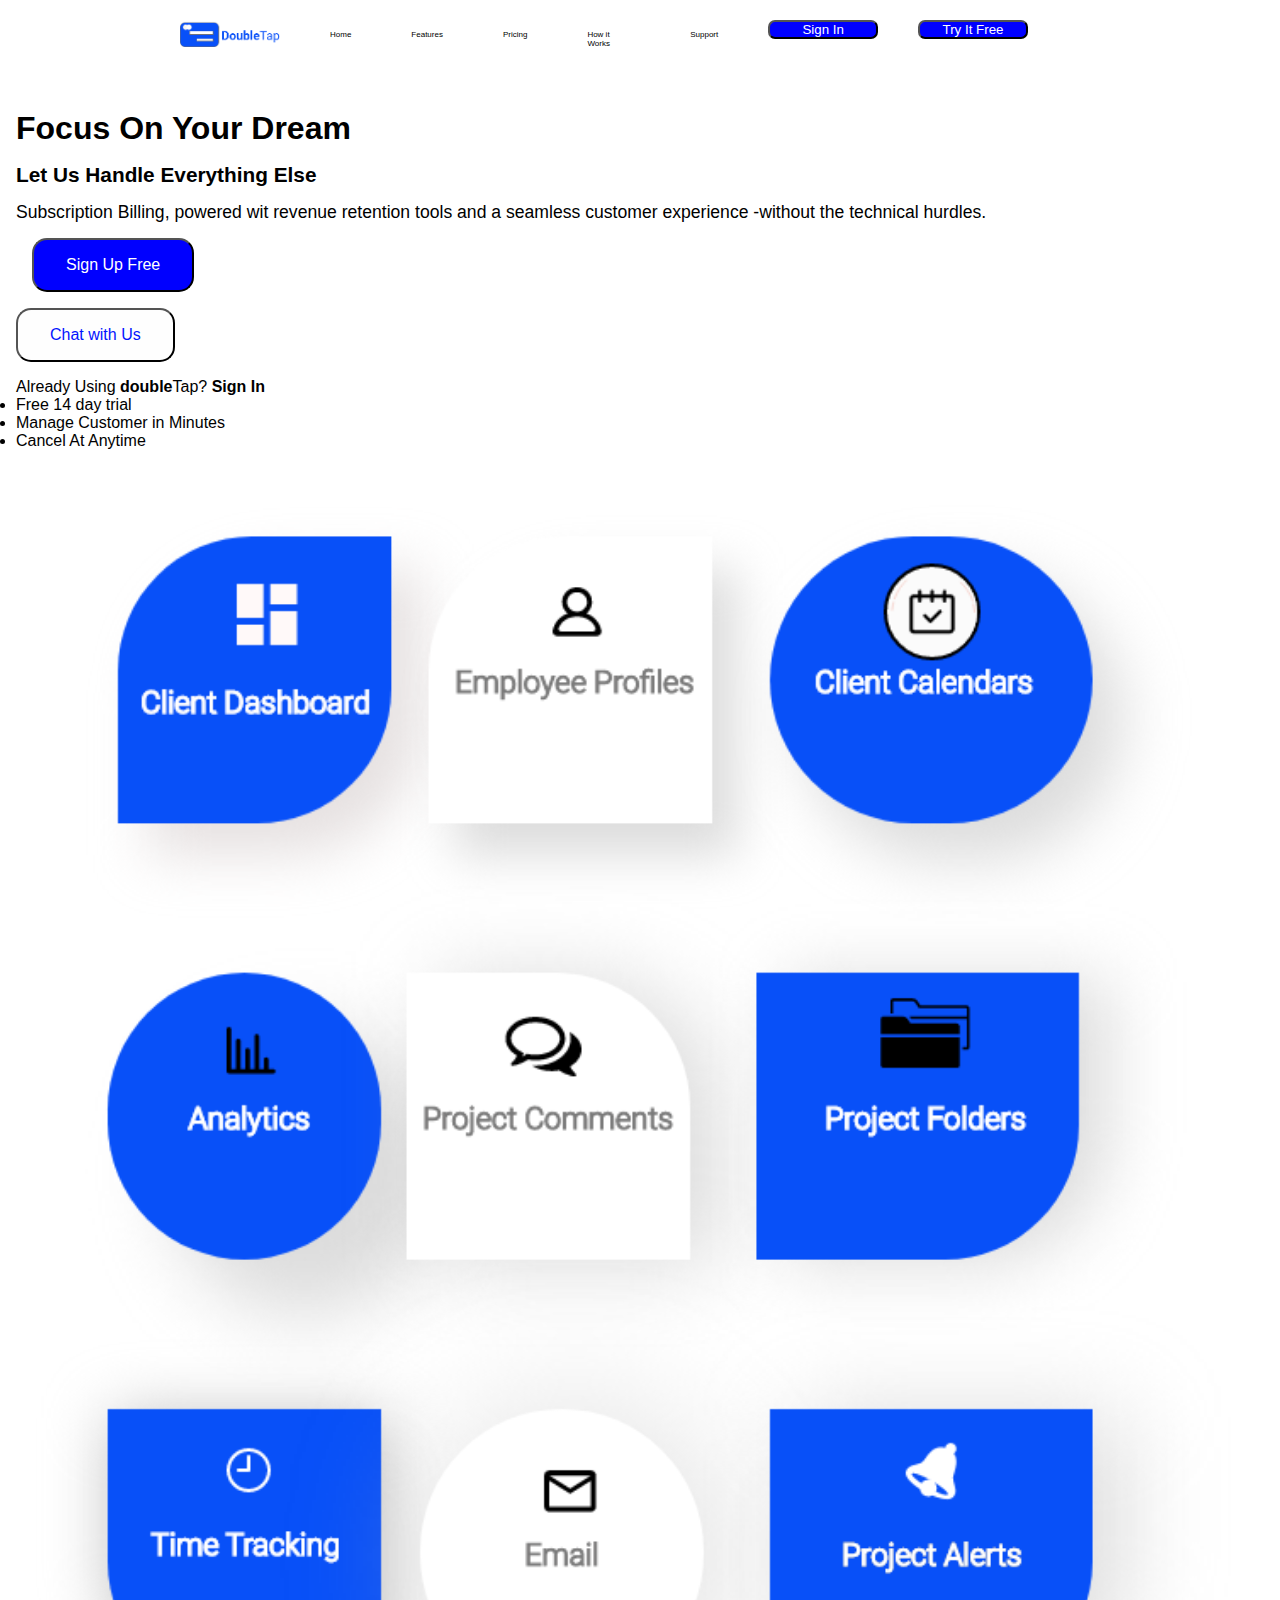
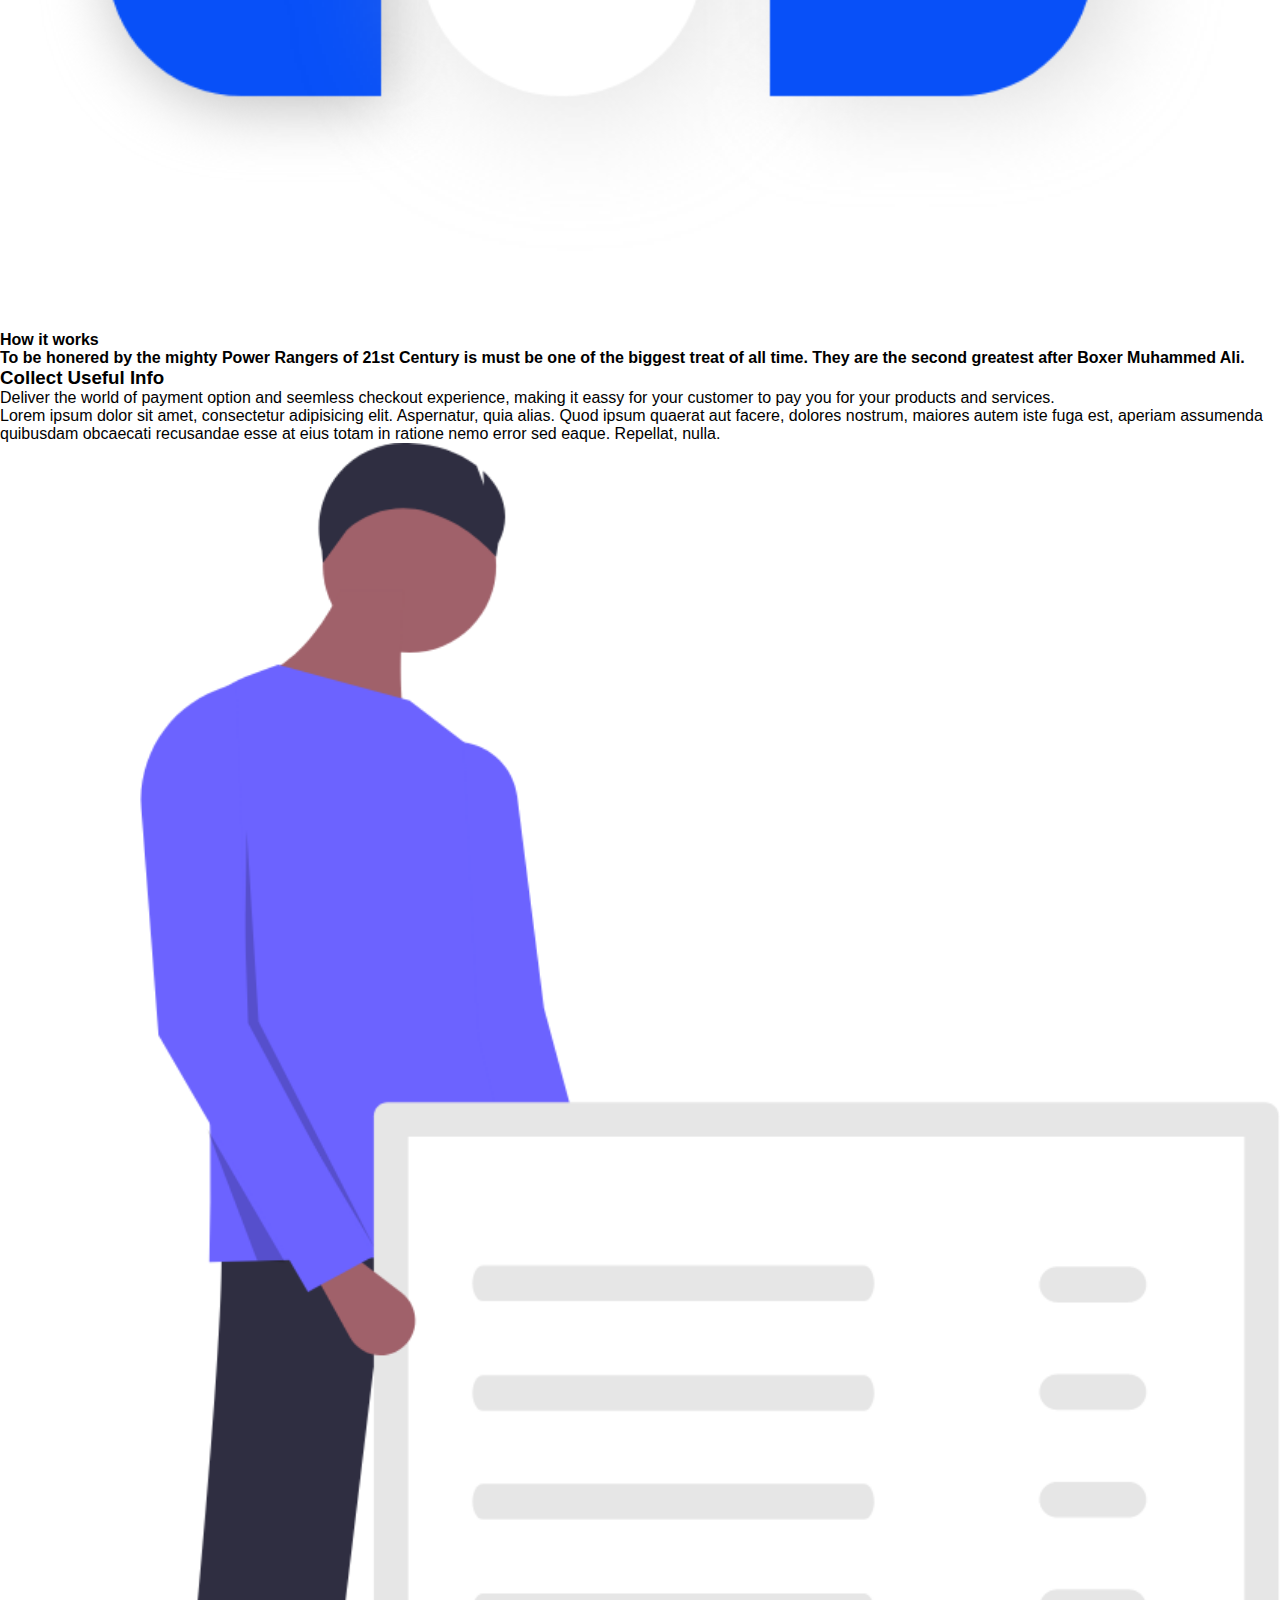
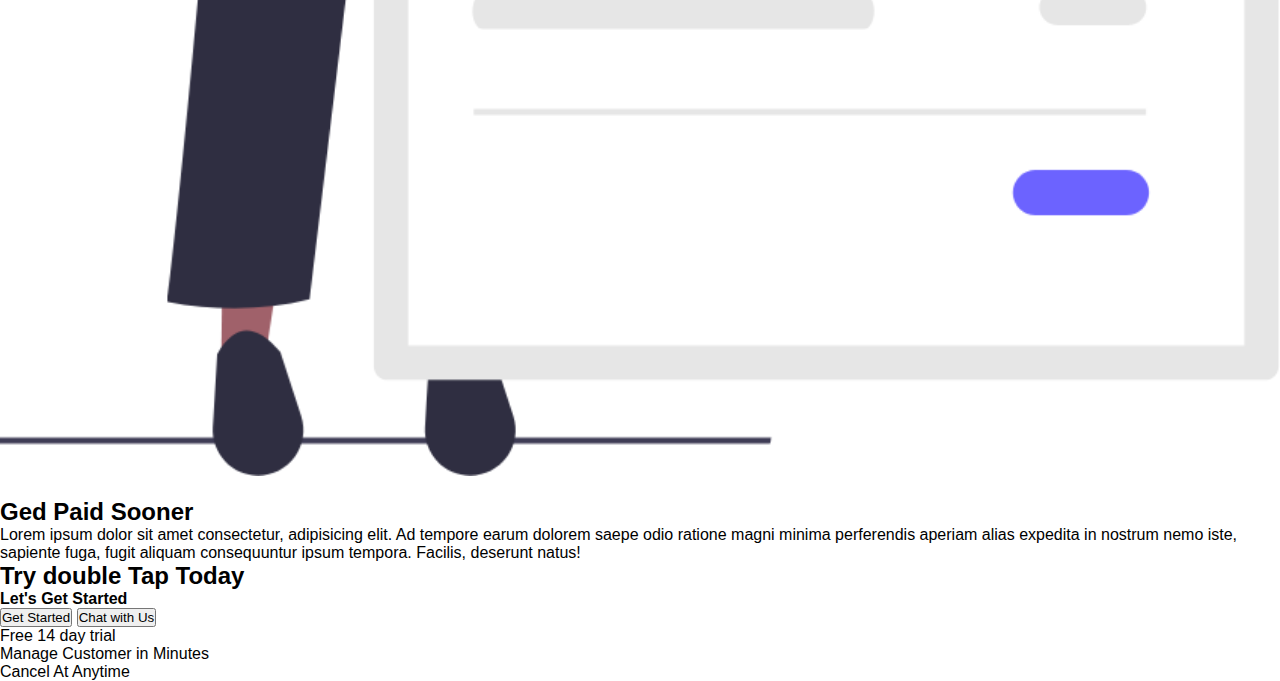
<file: how-it-works.html>
<!DOCTYPE html>
<html lang="en">

<head>
    <meta charset="UTF-8">
    <meta http-equiv="X-UA-Compatible" content="IE=edge">
    <meta name="viewport" content="width=device-width, initial-scale=1.0">
    <link rel="stylesheet" href="./static/main.css">
    <title>DoubleTap: How it Works</title>
</head>

<body>
    <main class="main-section">
        <div class="Header">
            <div class="nav">
                <ul>
                    <img src="./images/logo.png" alt="">
                    <li>Home</li>
                    <li>Features</li>
                    <li>Pricing</li>
                    <li>How it Works</li>
                    <li>Support</li>
                    <button id="top-button">Sign In</button>
                    <button id="blu">Try It Free</button>
                </ul>
            </div>

        </div>
        <div class="hero-container">
            <div class="hero-text-top">
                <h1>Focus On Your Dream</h1>
                <h3>Let Us Handle Everything Else</h3>
                <p>Subscription Billing, powered wit revenue retention tools and a seamless customer experience -without
                    the technical hurdles.</p>
                <button class="hero-button2">Sign Up Free</button>
                <button class="hero-button1" img src="./images/bubble-chat-dots-message-icon-vector-20113411.jpg">Chat with Us</button>
                <span>Already Using <strong>double</strong>Tap? <strong>Sign In</strong></span>
                <ul>
                    <li>Free 14 day trial</li>
                    <li>Manage Customer in Minutes</li>
                    <li>Cancel At Anytime</li>
                </ul>
            </div>
            <div class="hero-image-top">
                <img src="images/Header-Side-1.png" alt="">
            </div>
            <div>
                <p>
                <div><strong>How it works</strong></div>
                </p>
                <p><strong> To be honered by the mighty Power Rangers of 21st Century is must be one of the biggest
                        treat of all time. They are the second greatest after Boxer Muhammed Ali.</strong></p>
            </div>
            <!-- div4 -->
            <div img src="./images/Collect-info@2x.png"></div>
            <div>
                <div>
                    <h3>Collect Useful Info</h3>
                </div>
                <p>Deliver the world of payment option and seemless checkout experience, making it eassy for your
                    customer
                    to pay you for your products and services.</p>
            </div>
            <!-- div5 -->
            <div>
                <p>Lorem ipsum dolor sit amet, consectetur adipisicing elit. Aspernatur, quia alias. Quod ipsum quaerat
                    aut
                    facere, dolores nostrum, maiores autem iste fuga est, aperiam assumenda quibusdam obcaecati
                    recusandae
                    esse
                    at eius totam in ratione nemo error sed eaque. Repellat, nulla.</p>
            </div>
            <!-- div6 -->
            <div>
                <img src="./images/Take Payments@2x.png" alt=""><img>
            </div>
            <div>
                <h2>Ged Paid Sooner</h2>
                <p>Lorem ipsum dolor sit amet consectetur, adipisicing elit. Ad tempore earum dolorem saepe odio ratione
                    magni
                    minima perferendis aperiam alias expedita in nostrum nemo iste, sapiente fuga, fugit aliquam
                    consequuntur
                    ipsum tempora. Facilis, deserunt natus!</p>
            </div>
        </div>
        <footer>
            <h2>Try double Tap Today</h2>
            <h4>Let's Get Started</h4>
            <button id="ft">Get Started</button>
            <button img src="./images/bubble-chat-dots-message-icon-vector-20113411.jpg">Chat with Us</button>
            <ul>
                    <li>Free 14 day trial</li>
                    <li>Manage Customer in Minutes</li>
                    <li>Cancel At Anytime</li>
            </ul>
        </footer>
    </main>
</body>

</html>
</file>
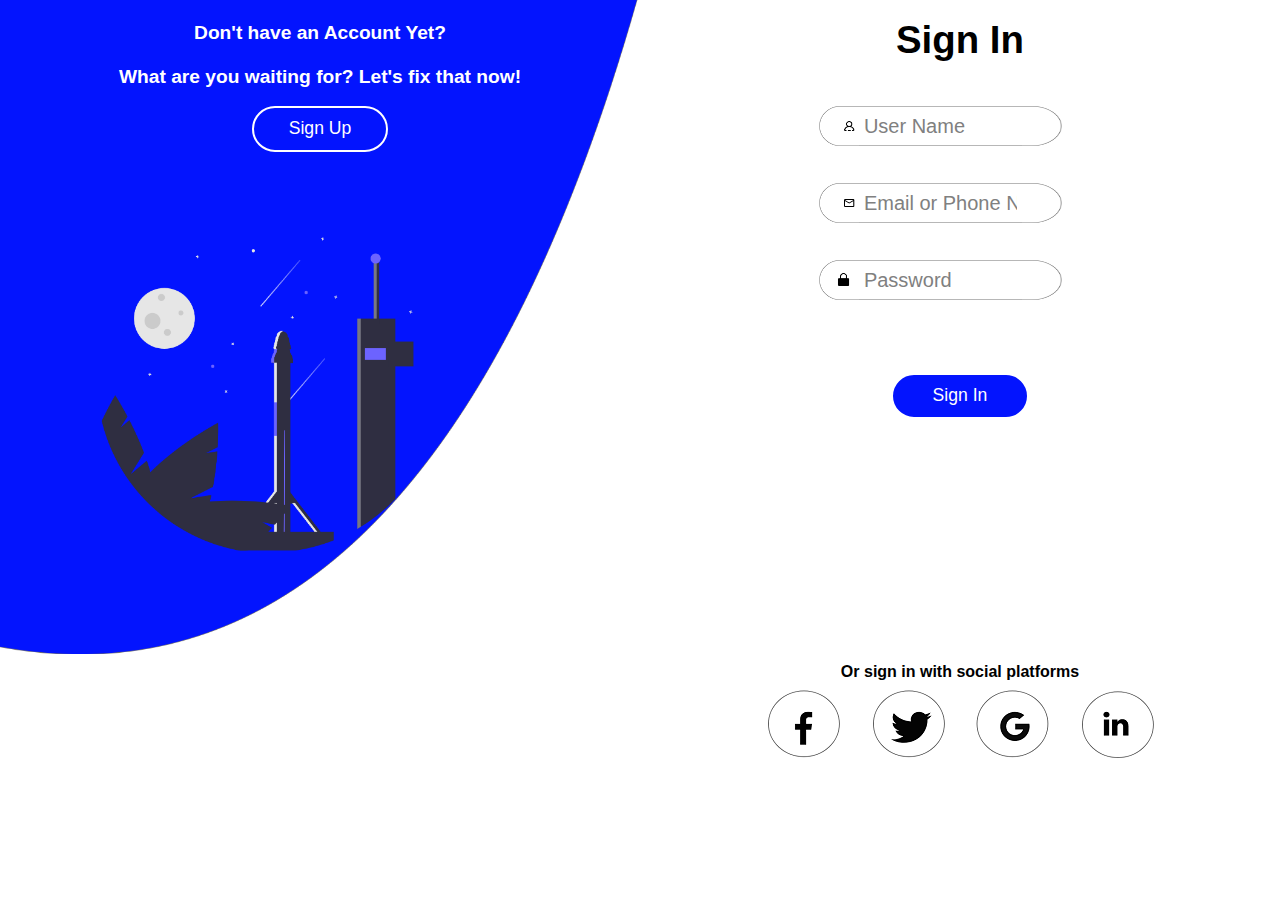
<file: sign-in.html>
<!DOCTYPE html>
<html lang="en">
  <head>
    <meta charset="UTF-8" />
    <meta http-equiv="X-UA-Compatible" content="IE=edge" />
    <meta name="viewport" content="width=device-width, initial-scale=1.0" />
    <link rel="stylesheet" href="./static/main.css" />
    <title>DoubleTap: Sign In</title>
  </head>
  <!---             FULL PAGE CONTAINER             -->
  <body class="b-holder">
    <!---            SIGN UP CONTAINER              -->
    <div class="sup-container">
      <div class="signup">
        <!---          SIGN UP TEXT                 -->
        <div class="sup-text">
          <h4>
            <br />
            Don't have an Account Yet?<br /><br />

            What are you waiting for? Let's fix that now!<br />
          </h4>
        </div>

        <!---          SIGN UP BUTTON               -->
        <div class="sup-btn-container">
          <button class="sup-btn">Sign Up</button>
        </div>
      </div>
    </div>

    <!---          SIGN IN FORM                    --->

    <div class="signin">
      <br />
        
          <!----->
          <div class="sin-text">
            <h1>
              Sign In</h1><br /><br />
          <div class="sin-input-user">
          <form action="" style="max-width: 500px; margin: auto"></form>
          <img src="./images/user1.png" class="sicon">
          <input
            class="sin-input-field"
            type="text"
            placeholder="User Name"
            name="usrnm"
          /><img src="./images/right-half-circle.png" class="sicon2">
          </form></div><br>
          <!----->
        <div class="sin-input-mailphone">
          <form action="" style="max-width: 500px; margin: auto"></form>
          <img src="./images/mail1.png" class="sicon">
          <input
            class="sin-input-field"
            type="text"
            placeholder="Email or Phone Number"
            name="email"
          /><img src="./images/right-half-circle.png" class="sicon2">
          </form></div><br>
          <!----->
          <div class="sin-input-sinpswrd">
          <form action="" style="max-width: 500px; margin: auto"></form>
          <img src="./images/lock 1.png" class="sicon">
          <input
            class="sin-input-field"
            type="text"
            placeholder="Password"
            name="password"
          /><img src="./images/right-half-circle.png " class="sicon2">
          </form></div><br></div>
          <!----->
        
      

      <br />
      <div class="sin-btn-container">
        <button class="sin-btn">&nbspSign In&nbsp</button>
      </div>
    </div>

    <!---          MQ HIDDEN SIGN UP                -->

    

    <!---          SOCIAL LINKS                    -->

    <div class="social">
      <p>
        <font class="s-text"><h4>Or sign in with social platforms</h4></font>
      </p>
      <div s-holder>
        <img class="fb-img" src="./images/facebook.png" />
        <img class="tweet-img" src="./images/twitter.png" />
        <img class="goog-img" src="./images/google.png" />
        <img class="in-img" src="./images/linkedin.png" />
      </div>
    </div>
  </body>
</html>
</file>
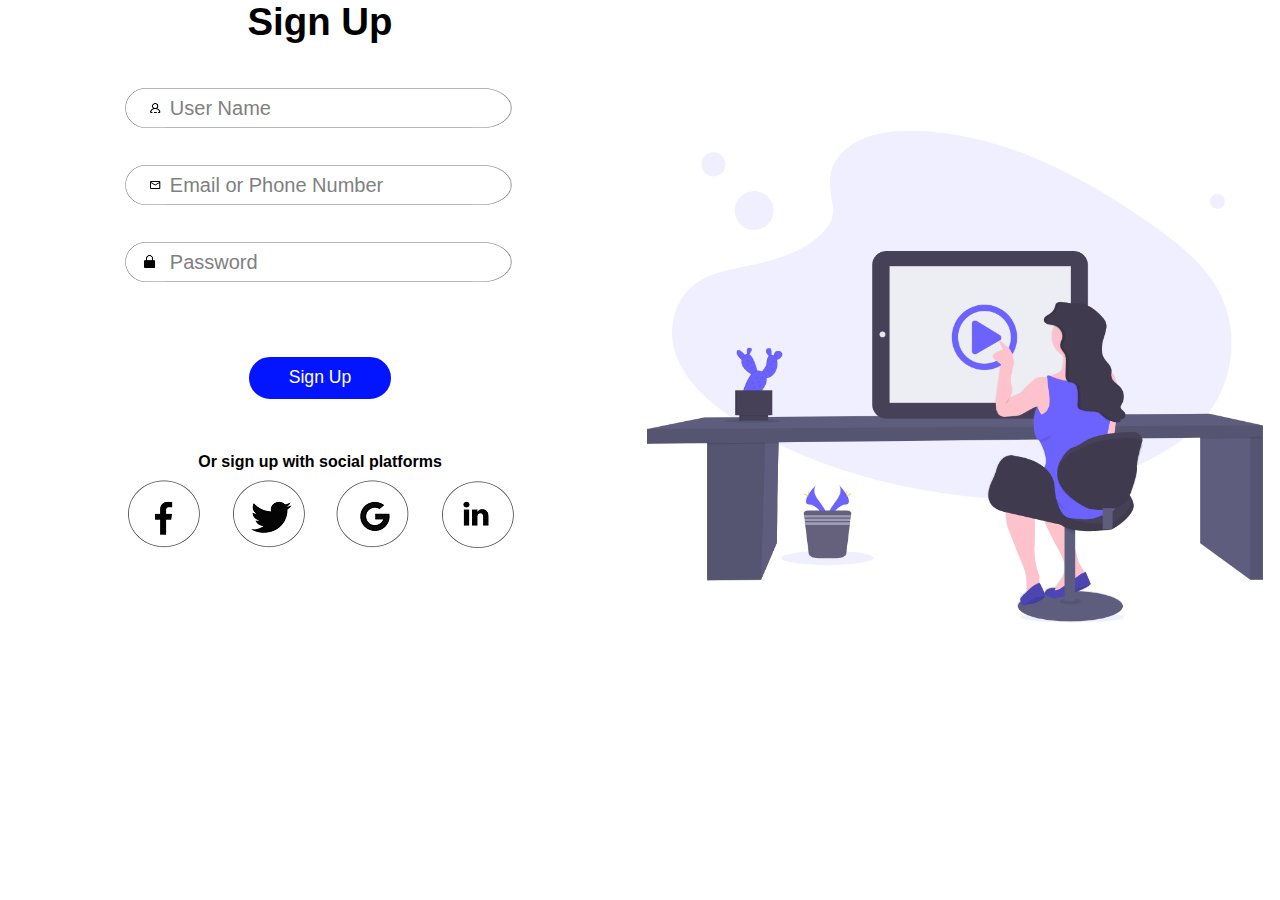
<file: sign-up.html>
<!DOCTYPE html>
<html lang="en">
<head>
    <meta charset="UTF-8">
    <meta http-equiv="X-UA-Compatible" content="IE=edge">
    <meta name="viewport" content="width=device-width, initial-scale=1.0">
    <link rel="stylesheet" href="./static/main.css">
    <title>DoubleTap: Sign Up</title>
</head>
 <!---             FULL PAGE CONTAINER             -->
 <body class="b-holder">
    <!---            RIGHT SIDE             -->
    <img class="bg-large-hidden" src="./images/bg-signup-large.png">

    <div class="spacercolumn">        
      
       <img class="spacerimage" src="./images/placeholder-large.png">
      
    </div>

    <!---          SIGN IN FORM            --->

    <div class="signup-primary">
        
          <!----->
          <div class="signup-primary-text">
            <h1>
              Sign Up</h1><br /><br />
          <div class="sin-input-user">
          <form action="" style="max-width: 500px; margin: auto"></form>
          <img src="./images/user1.png" class="sicon">
          <input
            class="sin-input-field"
            type="text"
            placeholder="User Name"
            name="usrnm"
          /><img src="./images/right-half-circle.png" class="sicon2">
          </form></div><br>
          <!----->
        <div class="sin-input-mailphone">
          <form action="" style="max-width: 500px; margin: auto"></form>
          <img src="./images/mail1.png" class="sicon">
          <input
            class="sin-input-field"
            type="text"
            placeholder="Email or Phone Number"
            name="email"
          /><img src="./images/right-half-circle.png" class="sicon2">
          </form></div><br>
          <!----->
          <div class="sin-input-sinpswrd">
          <form action="" style="max-width: 500px; margin: auto"></form>
          <img src="./images/lock 1.png" class="sicon">
          <input
            class="sin-input-field"
            type="text"
            placeholder="Password"
            name="password"
          /><img src="./images/right-half-circle.png " class="sicon2">
          </form></div><br></div>
          <!----->
        
      

      <br />
      <div class="sin-btn-container">
        <button class="sin-btn">&nbspSign Up&nbsp</button>
      </div>

      <div class="signup-social">
        <p>
          <font class="s-text"><h4>Or sign up with social platforms</h4></font>
        </p>
        <div s-signup-holder>
          <img class="fb-img" src="./images/facebook.png" />
          <img class="tweet-img" src="./images/twitter.png" />
          <img class="goog-img" src="./images/google.png" />
          <img class="in-img" src="./images/linkedin.png" />
        </div>
      </div>

    </div>

    
  </body>
</html>
</file>
<file: static/main.css>
/* ==============================  Gian - Start ===================================== */

* {
  box-sizing: border-box;
}

:root {
  /* Colors */
  --blue: #0650f8;
  --gray: #7e7c7c;
  --black: #060606;
  --green: #7fd126;
  --white: #fefefe;
  /* Fonts */
  --normal: "Roboto", sans-serif;
  --in-box: "Montserrat", sans-serif;
}

html,
body {
  margin: 0;
  height: 100%;
  font-family: var(--normal);
}

img {
  width: 100%;
  height: auto;
}

.landing-container {
  display: grid;
  grid-template-rows: auto;
  grid-template-columns: repeat(2, 1fr);
  grid-template-areas:
    "l-nav l-nav"
    "l-main l-main"
    "l-foot l-foot";
}

.navigation { 
    grid-area: l-nav; 

    display: flex;
    flex-direction: row;
    justify-content: space-between;
    align-items: center;
    min-width: 80%;
    margin: 35px auto;
}

.nav-logo {
    width: 160px;
}

.nav-ul {
    display: flex;
    flex-direction: row;
    list-style-type: none;
}

.nav-items {
    padding: 0 35px;
}

a.nav-link:link,
a.nav-link:visited {
    color: var(--gray);
    text-decoration: none;
    font-size: 14px;
}

a.nav-link:hover {
    text-decoration: underline;
}

.nav-buttons {
    display: flex;
}

a.nav-btn:link,
a.nav-btn:visited {
    display: block;
    margin-right: 15px;
    border: 1px solid var(--blue);
    border-radius: 8px;
    padding: 10px 20px;
    font-weight: 600;
    letter-spacing: 0.4px;
    text-decoration: none;
    text-align: center;
}

a.nav-btn-signin:link,
a.nav-btn-signin:visited {
    background-color: var(--white);
    color: var(--blue);
}

a.nav-btn-try:link,
a.nav-btn-try:visited {
    background-color: var(--blue);
    color: var(--white);
}

a.nav-btn:hover {
    text-decoration: underline;
}

.landing-main {
  /* border: 1px solid pink; */

  grid-area: l-main;

  max-width: 900px;
  margin: 35px auto 50px;

  display: grid;
  grid-template-rows: auto;
  grid-template-columns: repeat(2, 1fr);
  grid-template-areas: 
      "l-hero-text l-hero-image"
      "l-hr l-hr"
      "l-explore l-explore"
      "l-info l-info"
      "l-sol-header l-sol-header"
      "l-sol-1 l-sol-2"
      "l-sol-3 l-sol-4";
}

.landing-hero-text {
  grid-area: l-hero-text;
  display: flex;
  flex-direction: column;
  justify-content: flex-start;
}

/* Focus on your business */
h1.landing-hero-h1 {
  font-size: 56px;
  margin: 40px 0 0 0;
  padding-right: 30px;
}

/* Let us handle everything else */
h2.landing-hero-h2 {
  font-size: 28px;
  font-weight: 500;
  margin: 10px 0 0 0;
}

/* Subscription Billing... */
p.landing-hero-p {
  color: var(--gray);
  margin: 20px 0 0 0;
}

p.landing-hero-already {
    text-align: left;
    color: var(--gray);
    margin: 20px 0 0 0;
}

.landing-hero-text-buttons {
  display: flex;
  margin: 20px 0 0 0;
}

a.l-btn:link,
a.l-btn:visited {
  display: block;
  margin-right: 15px;
  border: 1px solid var(--blue);
  border-radius: 8px;
  padding: 15px 25px;
  max-width: 40%;
  font-weight: 600;
  letter-spacing: 0.4px;
  text-decoration: none;
  text-align: center;
}

a.landing-btn-signup:link,
a.landing-btn-signup:visited {
  background-color: var(--blue);
  color: var(--white);
}

a.landing-btn-chat:link,
a.landing-btn-chat:visited {
  background-color: var(--white);
  color: var(--blue);
}

a.landing-link-signin:link,
a.landing-link-signin:visited {
  color: var(--gray);
  text-decoration: none;
}

a.l-btn:hover,
a.landing-link-signin:hover {
  text-decoration: underline;
}

.landing-hero-text-bottom {
  display: flex;
  margin: 15px 0 0 0;
}

.landing-hero-text-bottom-item {
    width: auto;
    font-size: 10px;
    letter-spacing: -0.4px;
}

.blue--ball {
  margin: 0 10px;
  font-size: 10px;
  line-height: 1.2;
}

.landing-hero-image { 
    grid-area: l-hero-image; 
}

hr.landing-hr {
    grid-area: l-hr;
    position: relative;
    min-width: 700px;
    background-color: var(--gray);
}

.landing-explore {
  grid-area: l-explore;
  display: flex;
  flex-direction: column;
  align-items: center;
}

.landing-explore h2 {
  margin: 30px 0 20px 0;
}

.landing-explore p {
  max-width: 50%;
  font-size: 12px;
  text-align: center;
}

.landing-exp-box {
  margin: 40px 0;
  width: 80%;
  display: flex;
  flex-direction: row;
  justify-content: space-around;
}

.landing-exp-box-item {
  display: flex;
  flex-direction: column;
  justify-content: space-between;
  align-items: center;
  width: 90px;
  height: 120px;
  border: 1px solid var(--gray);
  background-color: var(--white);
  border-radius: 10px;
  text-align: center;
  padding: 20px 12px;
  font-family: var(--in-box);
  font-size: 12px;
  font-weight: 400;
  color: var(--black);
}

.landing-exp-box-item img {
  max-width: 70%;
}

.landing-exp-box-item:hover {
  background-color: var(--blue);
  color: var(--white);
}

.landing-info {
  grid-area: l-info;
  margin: 40px auto;
  max-width: 820px;
  border: 1px solid var(--gray);
  border-top-left-radius: 15px;
  border-bottom-left-radius: 15px;
  border-top-right-radius: 20px;
  border-bottom-right-radius: 20px;
  display: flex;
  flex-direction: row;
  align-items: center;
}

/* .landing-info-image {} */

.landing-info-text {
  padding: 40px;
  background-color: var(--blue);
  border-top-right-radius: 15px;
  border-bottom-right-radius: 15px;
  color: var(--white);
  font-weight: 200;
}

.landing-info-text-h2 {
    font-size: 20px;
    padding: 12px 0;
}

.landing-info-text-p {
    text-align: left;
    font-size: 14px;
    line-height: 1.4;
    padding: 8px 0;
}

.landing-info-list-item {
  font-size: 12px;
  line-height: 1.3;
  padding: 8px 0;
}

a.landing-btn-info:link,
a.landing-btn-info:visited {
  margin: 15px 0 0 0;
  display: block;
  max-width: 140px;
  padding: 12px 10px;
  border: 3px solid var(--white);
  border-radius: 4px;
  box-shadow: 1px 1px 1px 1px var(--black);
  color: var(--white);
  text-shadow: 1px 1px var(--black);
  text-decoration: none;
}

a.landing-btn-info:hover {
  text-decoration: underline;
}

.landing-sol-header {
  grid-area: l-sol-header;
  text-align: center;
  margin: 40px 0 25px;
}

.landing-sol {
  max-width: 56%;
  margin: 0 auto;
  padding: 30px 0;
  display: flex;
  flex-direction: column;
  justify-content: center;
  align-items: center;
  text-align: center;
}

.landing-sol img {
  max-width: 55%;
  margin: 0 auto;
}

h3.landing-sol-item-head {
  font-size: 22px;
  padding: 24px 0;
  margin: 0;
}

p.landing-sol-item-text {
  font-size: 14px;
  line-height: 1.35;
  padding: 0 0 20px 0;
  margin: 0;
}

.landing-sol-1 {
  grid-area: l-sol-1;
}
.landing-sol-2 {
  grid-area: l-sol-2;
}
.landing-sol-3 {
  grid-area: l-sol-3;
}
.landing-sol-4 {
  grid-area: l-sol-4;
}

a.landing-btn-sol-item:link,
a.landing-btn-sol-item:visited {
  margin: 0;
  display: block;
  width: 180px;
  padding: 12px 10px;
  border: 3px solid var(--gray);
  border-radius: 4px;
  color: var(--gray);
  text-align: center;
  text-decoration: none;
  font-weight: bold;
}

a.landing-btn-sol-item:hover {
  text-decoration: underline;
}

footer.l-footer {
    grid-area: l-foot;

    display: flex;
    flex-direction: column;
    justify-content: flex-start;
    align-items: center;
    min-height: 360px;
    padding-top: 50px;
    background-color: var(--blue);
    color: var(--white);
}

.foot-htxt-head {
    font-size: 36px;
    padding: 0;
    margin: 0;
}

.foot-htxt-p {
    text-align: center;
    font-size: 20px;
    padding: 20px 0 0;
    margin: 0;
}

.foot-buttons {
    margin: 20px 0;
    display: flex;
}

a.foot-btn:link,
a.foot-btn:visited {
    display: block;
    margin: 15px;
    border: 1px solid var(--blue);
    border-radius: 8px;
    padding: 10px 40px;
    font-weight: 600;
    letter-spacing: 0.4px;
    text-decoration: none;
    text-align: center;
}

a.foot-btn-start:link,
a.foot-btn-start:visited {
    background-color: var(--green);
    color: var(--white);
}

a.foot-btn-chat:link,
a.foot-btn-chat:visited {
    background-color: var(--white);
    color: var(--blue);
}

/* ==============================  Gian - End ===================================== */







































/* ==============================  Hemet - Start ===================================== */


*{
  margin: 0;
  padding:0;
}
a.foot-btn:hover {
    text-decoration: underline;
}
body,html{
  background-color: white;
  font-family:Arial, Helvetica, sans-serif;
  background-position: center center;
  height: 100vh;
}
/* navigation bar */
.nav ul{
list-style-type:none;
 display: flex;
 margin:0 70px;
}
.nav ul li{
  display: inline;
  padding: 30px;
  font-size: 8px;
  transition: all .5s ease;
}
.header{
  background-color: white;
  overflow: hidden;
}
.nav{
  display:grid;
  grid-template-columns:6fr 6fr;
  align-items: center;
  width: 1100px;
  margin: auto;
}
.nav img {
  width: 100px;
  height: 90%;
  margin:20px ;
}
.nav button{
  width: 120px;
  height:75%;
  margin: 20px
}
.nav button{
color: white;
border-radius: 7px;
background-color: blue;
}
/* .nav ul li :hover{
  color: red;
  background: black;
} */

/* good untill here accept could not change the color of the text of the button */
.hero-text-container{
  grid-template-columns:1fr 1fr;
  height: 95vh;
  display:grid;
  padding:3rem;
  }

.hero-text-top{
  display:flex;
 flex-direction: column;
 justify-content: center;
 align-items: flex-start;
 padding: 1rem;
}
.hero-text-top h1{
  margin-top: 1rem;
  font-size: 2rem;
}
.hero-text-top h3{
  margin-top: 1rem;
  font-size: 1.3rem;
}
.hero-text-top p{
  margin-top: 1rem;
  font-size: 1.1rem;
  line-height: 1.1;
}
.hero-button2{
  display:inline-block;
  margin: 1rem;
  padding: 1rem 2rem;
  font-size: 1rem;
  color:white;
  background-color:blue;
  cursor:pointer;
  border-radius: 15px;
}
.hero-button1{
  margin-bottom: 1rem;
  padding: 1rem 2rem;
  font-size: 1rem;
  color: #0314fe;
  background-color: #fefefe;
  cursor:pointer;
  border-radius: 15px;
}
.hero-image-top{
  display: flex;
  flex-direction: column;
  align-items:flex-end;
  padding: 1rem;
}
.hero-text-top{
  display: flex;
}

.foot-bottom {
    font-size: 14px;
    letter-spacing: -0.5px;
}

@media (max-width: 600px) {

    .landing-container {
        width: 100%;
        margin: 0 auto;
    }

    .navigation {
        flex-direction: column;
        justify-content: flex-start;
        align-items: center;
        width: 90%;
        margin: 35px auto;
    }
    
    .nav-ul {
        flex-direction: column;
        margin: 25px 0;
        padding: 0;
    }

    .nav-items {
        margin: 5px 0;
        border: 1px solid var(--blue);
        border-radius: 5px;
        background-color: var(--blue);
        text-align: center; 
        padding: 12px 90px;
        font-weight: 600;
    }

    a.nav-link:link, 
    a.nav-link:visited {
        color: var(--white);
    }

    .nav-btn {
        margin: 14px;
    }

    .landing-main {
        grid-template-columns: 1fr;
        grid-template-areas:
          "l-hero-image"  
          "l-hero-text"
          "l-explore"
          "l-info"
          "l-sol-header"
          "l-sol-1"
          "l-sol-2"
          "l-sol-3"
          "l-sol-4";
        max-width: 95%;
        margin: 0 auto;
    }

    hr.landing-hr { display: none; }

    .landing-hero-text {
        align-items: center;
        text-align: center;
        margin-bottom: 80px;
    }

    p.landing-hero-p {
        text-align: center;
        margin: 20px 40px;
    }

    .landing-hero-text-buttons {
        justify-content: space-between;
    }

    a.l-btn:link, a.l-btn:visited { margin: 0; }

    .landing-info {
        flex-direction: column;
        justify-content: flex-start;
        border-bottom-left-radius: 20px;
    }

    .landing-info-image {
        padding: 40px 0 0 0;
    }

    .landing-info-text {
        border-top-right-radius: 0;
        border-bottom-left-radius: 15px;
    }
    
    a.landing-btn-info {
        margin: 0;
        align-self: center;
    }

    p.landing-sol-item-text {
        text-align: left;
    }

}

/* ==============================  Hemet - End ===================================== */
































/* ==============================  Chris - Start ===================================== */

.b-holder {
  background-color: white;
  display: grid;
  margin: 0px;
  height: 100%;
  justify-items: center;
  grid-template-columns: repeat(2, 1fr);
  grid-auto-rows: auto;
  grid-template-areas:
    "sup-t sin-t"
    "sup-t sin-t"
    "sup-t sin-t"
    "sup-t social"
    "sup-t sup-h";
}

.spacercolumn {
  grid-area: sin-t;
  display: flex;
  padding: 0px;
  height: 100%;
  width: 100%;
  justify-content: center;
  background-image: url("../images/bg-signup-large.png");
  background-repeat: no-repeat;
  background-size: contain;
  background-position: top;
  background-size: 100%;
}

.sup-container {
  grid-area: sup-t;
  padding: 0px;
  height: 100%;
  width: 100%;
  justify-content: center;
  background-image: url("../images/sup-container-large.png");
  background-repeat: no-repeat;
  background-size: contain;
  background-position: top;
  background-size: 100%;
}

.signup-primary {
  grid-area: sup-t;
  padding: 0px;
  height: 100%;
  width: 100%;
  justify-content: center;
  background-repeat: no-repeat;
  background-size: contain;
  background-position: top;
  background-size: 100%;
}

.sup-container-hidden {
  grid-area: sup-h;
  padding: 0px;
  height: 100%;
  width: 100%;
  justify-content: center;
  background-image: url("../images/bg-sup-container-hidden.png");
  background-repeat: no-repeat;
  background-size: contain;
  background-position: top;
  background-size: 100%;
}

.signin {
  grid-area: sin-t;
  padding: 0px;
  margin: 0px;
  width: 100%;
  justify-items: center;
  align-items: center;
}

.sin-btn-container {
  margin: 0;
  display: flex;
  justify-content: center;
}

button.sin-btn {
  padding: 0.6em 2em;
  border-radius: 30px;
  color: #fff;
  background-color: #0314fe;
  font-size: 1.1em;
  border: 2px solid white;
  cursor: pointer;
  margin: 1em;
}

.sin-btn:hover {
  background-color: white;
  color: #0314fe;
  border: 2px solid #0314fe;
}

.sup-text {
  display: flex;
  align-content: center;
  justify-content: center;
  text-align: center;
  color: white;
  font-size: larger;
}

.sup-text-hidden {
  display: flex;
  align-content: center;
  justify-content: center;
  text-align: center;
  color: black;
  font-size: medium;
}

.sup-btn-container {
  margin: 0;
  display: flex;
  justify-content: center;
}

.sup-btn-container-hidden {
  margin: 0;
  display: flex;
  justify-content: center;
}

button.sup-btn {
  padding: 0.6em 2em;
  border-radius: 30px;
  color: #fff;
  background-color: #0314fe;
  font-size: 1.1em;
  border: 2px solid white;
  cursor: pointer;
  margin: 1em;
}

.sup-btn:hover {
  background-color: white;
  color: #0314fe;
  border: 2px solid #0314fe;
}
.sup2-hidden {
  /*display: none;  */
  grid-area: sup-h;
  padding: 0px;
  width: 100%;
}

.social {
  grid-area: social;
  display: table-row;
  text-align: center;
  padding: 0px;
  padding-top: 10px;
  margin: 0px;
  margin-top: 25px;
  width: 100%;
}

.signup-social {
  grid-area: social;
  display: inline-block;
  text-align: center;
  padding: 0px;
  padding-top: 10px;
  margin: 0px;
  margin-top: 25px;
  width: 100%;
}

.s-holder {
  display: flex;
  flex-direction: row;
  width: 100%;
  text-align: center;
}

.s-signup-holder {
  display: inline-block;
  flex-direction: row;
  width: 100%;
  text-align: center;
}

.fb-img {
  width: 100px;
}

.tweet-img {
  width: 100px;
}

.goog-img {
  width: 100px;
}

.in-img {
  width: 100px;
}

.sin-title {
  display: flex;

  width: 50%;
  text-align: left;
}
.sin-input-user {
  display: -ms-flexbox;
  display: flex;
  width: 80%;
  margin-bottom: 15px;
  justify-items: center;
  padding: 0px;
}

.sin-input-mailphone {
  display: -ms-flexbox;
  display: flex;
  width: 80%;
  padding: 0px;
  margin-bottom: 15px;
  justify-items: center;
}

.sin-input-sinpswrd {
  display: -ms-flexbox;
  display: flex;
  width: 80%;
  padding: 0px;
  margin-bottom: 15px;
  justify-items: center;
}

.sicon {
  padding: 0px;
  background: #fff;
  color: #000;
  max-width: 40px;
  border: none;
  text-align: center;
  font-size: 20px;
  height: 40px;
}

.sicon2 {
  padding: 0px;
  background: #fff;
  color: #000;
  max-width: 40px;
  border: none;
  text-align: center;
  font-size: 20px;
  height: 40px;
}

.sin-text {
  display: flex;
  flex-direction: column;
  align-content: center;
  justify-content: center;
  text-align: center;
  color: rgb(0, 0, 0);
  font-size: larger;
}

.signup-primary-text {
  display: flex;
  flex-direction: column;
  align-content: center;
  justify-content: center;
  text-align: center;
  color: rgb(0, 0, 0);
  font-size: larger;
}

.sin-input-field {
  width: 60%;
  font-size: 20px;
  padding: 5px;
  outline: none;
  border: 1px solid rgba(24, 23, 23, 0.308);
  border-left: none;
  border-right: none;
  color: #000;
  margin-right: 0px;
}

.sin-input-field::placeholder {
  color: gray;
}

.bg-large-hidden {
  display: none;
  width: 450px;
}

@media (max-width: 1024px) {
  .bg-large-hidden {
    display: none;
  }

  .sup-text {
    font-size: medium;
  }

  button.sup-btn {
    font-size: 0.7em;
    border: 1px solid white;
  }

  .sup-btn:hover {
    border: 1px solid #0314fe;
  }

  button.sin-btn {
    font-size: 0.7em;
    border: 1px solid white;
  }

  .sin-btn:hover {
    border: 1px solid #0314fe;
  }

  .b-holder {
    grid-template-columns: repeat(2, 1fr);
    justify-items: center;
    grid-auto-rows: auto;
    grid-template-areas:
      "sup-t sin-t"
      "sup-t sin-t"
      "sup-t social"
      "sup-t spare";
  }

  .s-text {
    font-size: small;
  }

  .fb-img {
    width: 75px;
  }

  .tweet-img {
    width: 75px;
  }

  .goog-img {
    width: 75px;
  }

  .in-img {
    width: 75px;
  }

  .social {
    padding-top: 0px;
    margin-top: 0px;
  }
  .sin-input-field {
    font-size: 15px;
  }

  .sin-input-field::placeholder {
    color: gray;
    font-size: 15px;
  }
}

@media (max-width: 810px) {
  .bg-large-hidden {
    display: inline;
  }

  .spacercolumn {
    display: none;
  }

  .spacerimage {
    display: none;
  }

  .sup-container {
    background-image: url("../images/bg-sup-container-hidden.png");
  }

  .sup-text {
    font-size: small;
    color: black;
  }

  button.sup-btn {
    font-size: 0.7em;
    border: 1px solid white;
  }

  .sup-btn:hover {
    border: 1px solid #0314fe;
  }

  button.sin-btn {
    font-size: 0.7em;
    border: 1px solid white;
  }

  .sin-btn:hover {
    border: 1px solid #0314fe;
  }

  .b-holder {
    grid-template-columns: repeat(1, 1fr);
    justify-items: center;
    grid-auto-rows: auto;
    grid-template-areas:
      "sin-t"
      "sin-t"
      "social"
      "sup-t";
  }

  .s-text {
    font-size: small;
  }

  .fb-img {
    width: 75px;
  }

  .tweet-img {
    width: 75px;
  }

  .goog-img {
    width: 75px;
  }

  .in-img {
    width: 75px;
  }

  .social {
    padding-top: 0px;
    margin-top: 0px;
  }
  .sin-input-field {
    font-size: 15px;
  }

  .sin-input-field::placeholder {
    color: gray;
    font-size: 15px;
  }
}

/* ==============================  Chris - End ===================================== */
</file>
